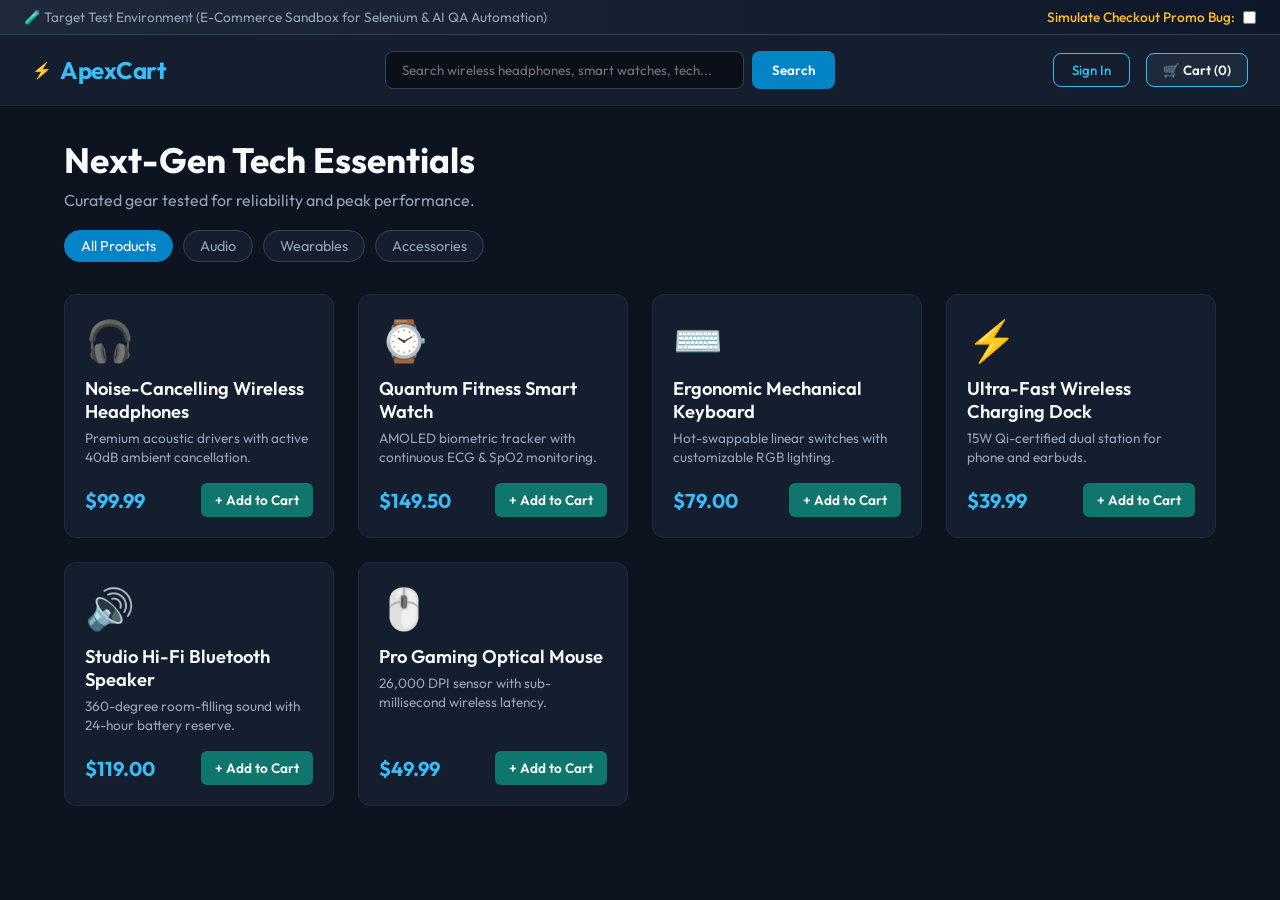
<file: templates/target_app.html>
<!DOCTYPE html>
<html lang="en">
<head>
    <meta charset="UTF-8">
    <meta name="viewport" content="width=device-width, initial-scale=1.0">
    <title>ApexCart - E-Commerce Target QA Store</title>
    <link href="https://fonts.googleapis.com/css2?family=Outfit:wght@300;400;500;600;700&display=swap" rel="stylesheet">
    <link rel="stylesheet" href="/static/css/target_app.css">
</head>
<body>
    <!-- Top Notification Bar -->
    <div class="target-top-banner">
        <span>🧪 Target Test Environment (E-Commerce Sandbox for Selenium & AI QA Automation)</span>
        <div class="bug-toggle-wrapper">
            <label for="bug-mode-toggle">Simulate Checkout Promo Bug: </label>
            <input type="checkbox" id="bug-mode-toggle" title="When checked, promo codes fail to calculate 20% discount on order total">
        </div>
    </div>

    <!-- Navigation Header -->
    <header class="store-header">
        <div class="store-brand">
            <span class="store-icon">⚡</span>
            <h2>ApexCart</h2>
        </div>

        <div class="store-search-bar">
            <input type="text" id="search-input" placeholder="Search wireless headphones, smart watches, tech..." />
            <button id="search-btn" class="search-btn">Search</button>
        </div>

        <div class="store-actions">
            <div id="user-auth-section">
                <button id="nav-login-btn" class="btn-login-trigger">Sign In</button>
                <div id="user-profile-badge" class="user-badge" style="display: none;">
                    <span class="status-dot"></span>
                    <span id="user-display-name">Welcome, Demo Tester</span>
                    <button id="logout-btn" class="btn-logout">Logout</button>
                </div>
            </div>

            <button id="cart-icon-btn" class="btn-cart">
                🛒 Cart (<span id="cart-badge-count">0</span>)
            </button>
        </div>
    </header>

    <!-- Main Store Content -->
    <main class="store-main">
        <section class="store-hero">
            <div class="hero-text">
                <h1>Next-Gen Tech Essentials</h1>
                <p>Curated gear tested for reliability and peak performance.</p>
            </div>
            <div class="category-pills">
                <button class="cat-pill active" data-cat="all">All Products</button>
                <button class="cat-pill" data-cat="audio">Audio</button>
                <button class="cat-pill" data-cat="wearables">Wearables</button>
                <button class="cat-pill" data-cat="accessories">Accessories</button>
            </div>
        </section>

        <!-- Product Grid -->
        <section class="product-grid" id="product-grid">
            <!-- Rendered dynamically by JS -->
        </section>

        <div id="no-results-msg" class="no-results" style="display: none;">
            <h3>🔍 No products found</h3>
            <p>Try different keywords or browse our standard categories.</p>
        </div>
    </main>

    <!-- Login Modal -->
    <div id="login-modal" class="store-modal-overlay" style="display: none;">
        <div class="store-modal-card">
            <div class="modal-header">
                <h3>Customer Authentication</h3>
                <button class="close-modal" id="close-login-btn">&times;</button>
            </div>
            <form id="login-form">
                <div id="login-error-alert" class="alert-box alert-error" style="display: none;">
                    Invalid email or password. Please check your credentials.
                </div>
                <div class="form-group">
                    <label for="login-email">Email Address</label>
                    <input type="email" id="login-email" placeholder="demo@qa-platform.io" />
                    <span class="field-validation-error" id="email-error" style="display: none;">Email is required</span>
                </div>
                <div class="form-group">
                    <label for="login-password">Password</label>
                    <input type="password" id="login-password" placeholder="••••••••" />
                    <span class="field-validation-error" id="password-error" style="display: none;">Password is required</span>
                </div>
                <div class="modal-footer">
                    <button type="button" class="btn-cancel" id="cancel-login-btn">Cancel</button>
                    <button type="submit" id="login-submit-btn" class="btn-primary">Sign In</button>
                </div>
            </form>
            <div class="demo-creds-hint">
                <small>Demo Credentials: <code>demo@qa-platform.io</code> / <code>Password@123</code></small>
            </div>
        </div>
    </div>

    <!-- Cart & Checkout Modal / Drawer -->
    <div id="checkout-modal" class="store-modal-overlay" style="display: none;">
        <div class="store-modal-card checkout-card">
            <div class="modal-header">
                <h3>🛒 Order Checkout</h3>
                <button class="close-modal" id="close-checkout-btn">&times;</button>
            </div>
            <div class="checkout-body">
                <div class="cart-items-summary" id="cart-items-list">
                    <!-- Items listed here -->
                </div>

                <div class="promo-box">
                    <input type="text" id="promo-input" placeholder="Enter coupon (e.g. SAVE20)" />
                    <button id="apply-promo-btn" class="btn-secondary">Apply Code</button>
                </div>
                <div id="discount-badge" class="discount-badge" style="display: none;">
                    🎉 20% OFF Applied (-$<span id="discount-amount">0.00</span>)
                </div>

                <div class="pricing-summary">
                    <div class="summary-row">
                        <span>Subtotal:</span>
                        <span id="order-subtotal-price">$0.00</span>
                    </div>
                    <div class="summary-row">
                        <span>Discount:</span>
                        <span id="order-discount-display">$0.00</span>
                    </div>
                    <div class="summary-row grand-total">
                        <span>Total Payable:</span>
                        <span id="order-total-price">$0.00</span>
                    </div>
                </div>

                <div class="modal-footer">
                    <button type="button" class="btn-cancel" id="cancel-checkout-btn">Continue Shopping</button>
                    <button type="button" id="checkout-btn" class="btn-primary">Confirm & Pay</button>
                </div>

                <div id="order-success-banner" class="alert-box alert-success" style="display: none;">
                    ✅ Order Placed Successfully! Order ID: <strong id="confirmed-order-id">#ORD-98234</strong>
                </div>
            </div>
        </div>
    </div>

    <script src="/static/js/target_app.js"></script>
</body>
</html>
</file>
<file: static/css/target_app.css>
* {
    margin: 0;
    padding: 0;
    box-sizing: border-box;
    font-family: 'Outfit', -apple-system, BlinkMacSystemFont, sans-serif;
}

body {
    background-color: #0d131f;
    color: #e2e8f0;
    min-height: 100vh;
}

.target-top-banner {
    background: linear-gradient(90deg, #1e293b, #0f172a);
    border-bottom: 1px solid #334155;
    padding: 8px 24px;
    font-size: 0.85rem;
    display: flex;
    justify-content: space-between;
    align-items: center;
    color: #94a3b8;
}

.bug-toggle-wrapper {
    display: flex;
    align-items: center;
    gap: 8px;
    color: #fbbf24;
    font-weight: 500;
}

.store-header {
    display: flex;
    align-items: center;
    justify-content: space-between;
    padding: 16px 32px;
    background: #151e2e;
    border-bottom: 1px solid #1e293b;
    position: sticky;
    top: 0;
    z-index: 50;
}

.store-brand {
    display: flex;
    align-items: center;
    gap: 8px;
}

.store-brand h2 {
    color: #38bdf8;
    font-size: 1.5rem;
    letter-spacing: -0.5px;
}

.store-search-bar {
    display: flex;
    width: 450px;
    gap: 8px;
}

.store-search-bar input {
    flex: 1;
    background: #0b0f19;
    border: 1px solid #334155;
    border-radius: 8px;
    padding: 10px 16px;
    color: #f8fafc;
    outline: none;
    transition: border 0.2s;
}

.store-search-bar input:focus {
    border-color: #38bdf8;
}

.search-btn, .btn-primary {
    background: #0284c7;
    color: #ffffff;
    border: none;
    border-radius: 8px;
    padding: 10px 20px;
    font-weight: 600;
    cursor: pointer;
    transition: all 0.2s;
}

.search-btn:hover, .btn-primary:hover {
    background: #0369a1;
}

.store-actions {
    display: flex;
    align-items: center;
    gap: 16px;
}

.btn-login-trigger {
    background: transparent;
    border: 1px solid #38bdf8;
    color: #38bdf8;
    padding: 8px 18px;
    border-radius: 8px;
    cursor: pointer;
    font-weight: 500;
}

.btn-login-trigger:hover {
    background: rgba(56, 189, 248, 0.1);
}

.user-badge {
    display: flex;
    align-items: center;
    gap: 10px;
    background: #1e293b;
    padding: 6px 14px;
    border-radius: 20px;
    border: 1px solid #334155;
    font-size: 0.9rem;
}

.status-dot {
    width: 8px;
    height: 8px;
    border-radius: 50%;
    background: #10b981;
}

.btn-logout {
    background: transparent;
    border: none;
    color: #ef4444;
    cursor: pointer;
    font-size: 0.8rem;
    margin-left: 6px;
}

.btn-cart {
    background: #1e293b;
    border: 1px solid #38bdf8;
    color: #f8fafc;
    padding: 8px 16px;
    border-radius: 8px;
    cursor: pointer;
    font-weight: 600;
}

.store-main {
    max-width: 1200px;
    margin: 0 auto;
    padding: 32px 24px;
}

.store-hero {
    margin-bottom: 32px;
}

.store-hero h1 {
    font-size: 2.2rem;
    font-weight: 700;
    color: #f8fafc;
    margin-bottom: 8px;
}

.store-hero p {
    color: #94a3b8;
    margin-bottom: 20px;
}

.category-pills {
    display: flex;
    gap: 10px;
}

.cat-pill {
    background: #151e2e;
    border: 1px solid #334155;
    color: #94a3b8;
    padding: 6px 16px;
    border-radius: 20px;
    cursor: pointer;
    font-size: 0.9rem;
    transition: all 0.2s;
}

.cat-pill.active, .cat-pill:hover {
    background: #0284c7;
    color: #ffffff;
    border-color: #0284c7;
}

.product-grid {
    display: grid;
    grid-template-columns: repeat(auto-fill, minmax(260px, 1fr));
    gap: 24px;
}

.product-card {
    background: #151e2e;
    border: 1px solid #1e293b;
    border-radius: 12px;
    padding: 20px;
    display: flex;
    flex-direction: column;
    justify-content: space-between;
    transition: transform 0.2s, border-color 0.2s;
}

.product-card:hover {
    transform: translateY(-4px);
    border-color: #38bdf8;
}

.product-icon {
    font-size: 2.5rem;
    margin-bottom: 12px;
}

.product-title {
    font-size: 1.15rem;
    font-weight: 600;
    color: #f8fafc;
    margin-bottom: 6px;
}

.product-desc {
    font-size: 0.85rem;
    color: #94a3b8;
    margin-bottom: 16px;
    line-height: 1.4;
}

.product-footer {
    display: flex;
    align-items: center;
    justify-content: space-between;
    margin-top: auto;
}

.product-price {
    font-size: 1.25rem;
    font-weight: 700;
    color: #38bdf8;
}

.add-to-cart-btn {
    background: #0f766e;
    color: #ffffff;
    border: none;
    border-radius: 6px;
    padding: 8px 14px;
    font-size: 0.85rem;
    cursor: pointer;
    font-weight: 600;
}

.add-to-cart-btn:hover {
    background: #0d9488;
}

.no-results {
    text-align: center;
    padding: 60px 20px;
    color: #94a3b8;
}

/* Modals */
.store-modal-overlay {
    position: fixed;
    top: 0;
    left: 0;
    right: 0;
    bottom: 0;
    background: rgba(0, 0, 0, 0.7);
    backdrop-filter: blur(4px);
    display: flex;
    align-items: center;
    justify-content: center;
    z-index: 100;
}

.store-modal-card {
    background: #151e2e;
    border: 1px solid #334155;
    border-radius: 16px;
    width: 440px;
    padding: 24px;
    box-shadow: 0 20px 25px -5px rgba(0, 0, 0, 0.5);
}

.checkout-card {
    width: 500px;
}

.modal-header {
    display: flex;
    justify-content: space-between;
    align-items: center;
    margin-bottom: 20px;
}

.modal-header h3 {
    color: #f8fafc;
}

.close-modal {
    background: transparent;
    border: none;
    color: #94a3b8;
    font-size: 1.5rem;
    cursor: pointer;
}

.form-group {
    margin-bottom: 16px;
}

.form-group label {
    display: block;
    font-size: 0.85rem;
    margin-bottom: 6px;
    color: #cbd5e1;
}

.form-group input {
    width: 100%;
    background: #0b0f19;
    border: 1px solid #334155;
    padding: 10px 14px;
    border-radius: 8px;
    color: #f8fafc;
    outline: none;
}

.form-group input:focus {
    border-color: #38bdf8;
}

.field-validation-error {
    color: #ef4444;
    font-size: 0.8rem;
    margin-top: 4px;
    display: block;
}

.alert-box {
    padding: 10px 14px;
    border-radius: 8px;
    font-size: 0.85rem;
    margin-bottom: 16px;
}

.alert-error {
    background: rgba(239, 68, 68, 0.15);
    border: 1px solid #ef4444;
    color: #fca5a5;
}

.alert-success {
    background: rgba(16, 185, 129, 0.15);
    border: 1px solid #10b981;
    color: #6ee7b7;
}

.modal-footer {
    display: flex;
    justify-content: flex-end;
    gap: 10px;
    margin-top: 24px;
}

.btn-cancel {
    background: transparent;
    border: 1px solid #475569;
    color: #cbd5e1;
    padding: 8px 16px;
    border-radius: 8px;
    cursor: pointer;
}

.btn-secondary {
    background: #334155;
    color: #f8fafc;
    border: none;
    border-radius: 6px;
    padding: 8px 14px;
    cursor: pointer;
}

.demo-creds-hint {
    margin-top: 16px;
    text-align: center;
    color: #64748b;
}

.cart-items-summary {
    max-height: 180px;
    overflow-y: auto;
    margin-bottom: 16px;
}

.cart-item-row {
    display: flex;
    justify-content: space-between;
    padding: 8px 0;
    border-bottom: 1px solid #1e293b;
    font-size: 0.9rem;
}

.promo-box {
    display: flex;
    gap: 8px;
    margin-bottom: 12px;
}

.promo-box input {
    flex: 1;
    background: #0b0f19;
    border: 1px solid #334155;
    padding: 8px 12px;
    border-radius: 6px;
    color: #f8fafc;
}

.discount-badge {
    background: rgba(16, 185, 129, 0.2);
    border: 1px solid #10b981;
    color: #6ee7b7;
    padding: 6px 12px;
    border-radius: 6px;
    font-size: 0.85rem;
    margin-bottom: 12px;
}

.pricing-summary {
    background: #0b0f19;
    padding: 12px 16px;
    border-radius: 8px;
    margin-bottom: 16px;
}

.summary-row {
    display: flex;
    justify-content: space-between;
    margin-bottom: 6px;
    font-size: 0.9rem;
    color: #94a3b8;
}

.summary-row.grand-total {
    border-top: 1px solid #334155;
    padding-top: 8px;
    margin-top: 8px;
    font-size: 1.1rem;
    font-weight: 700;
    color: #38bdf8;
}
</file>
